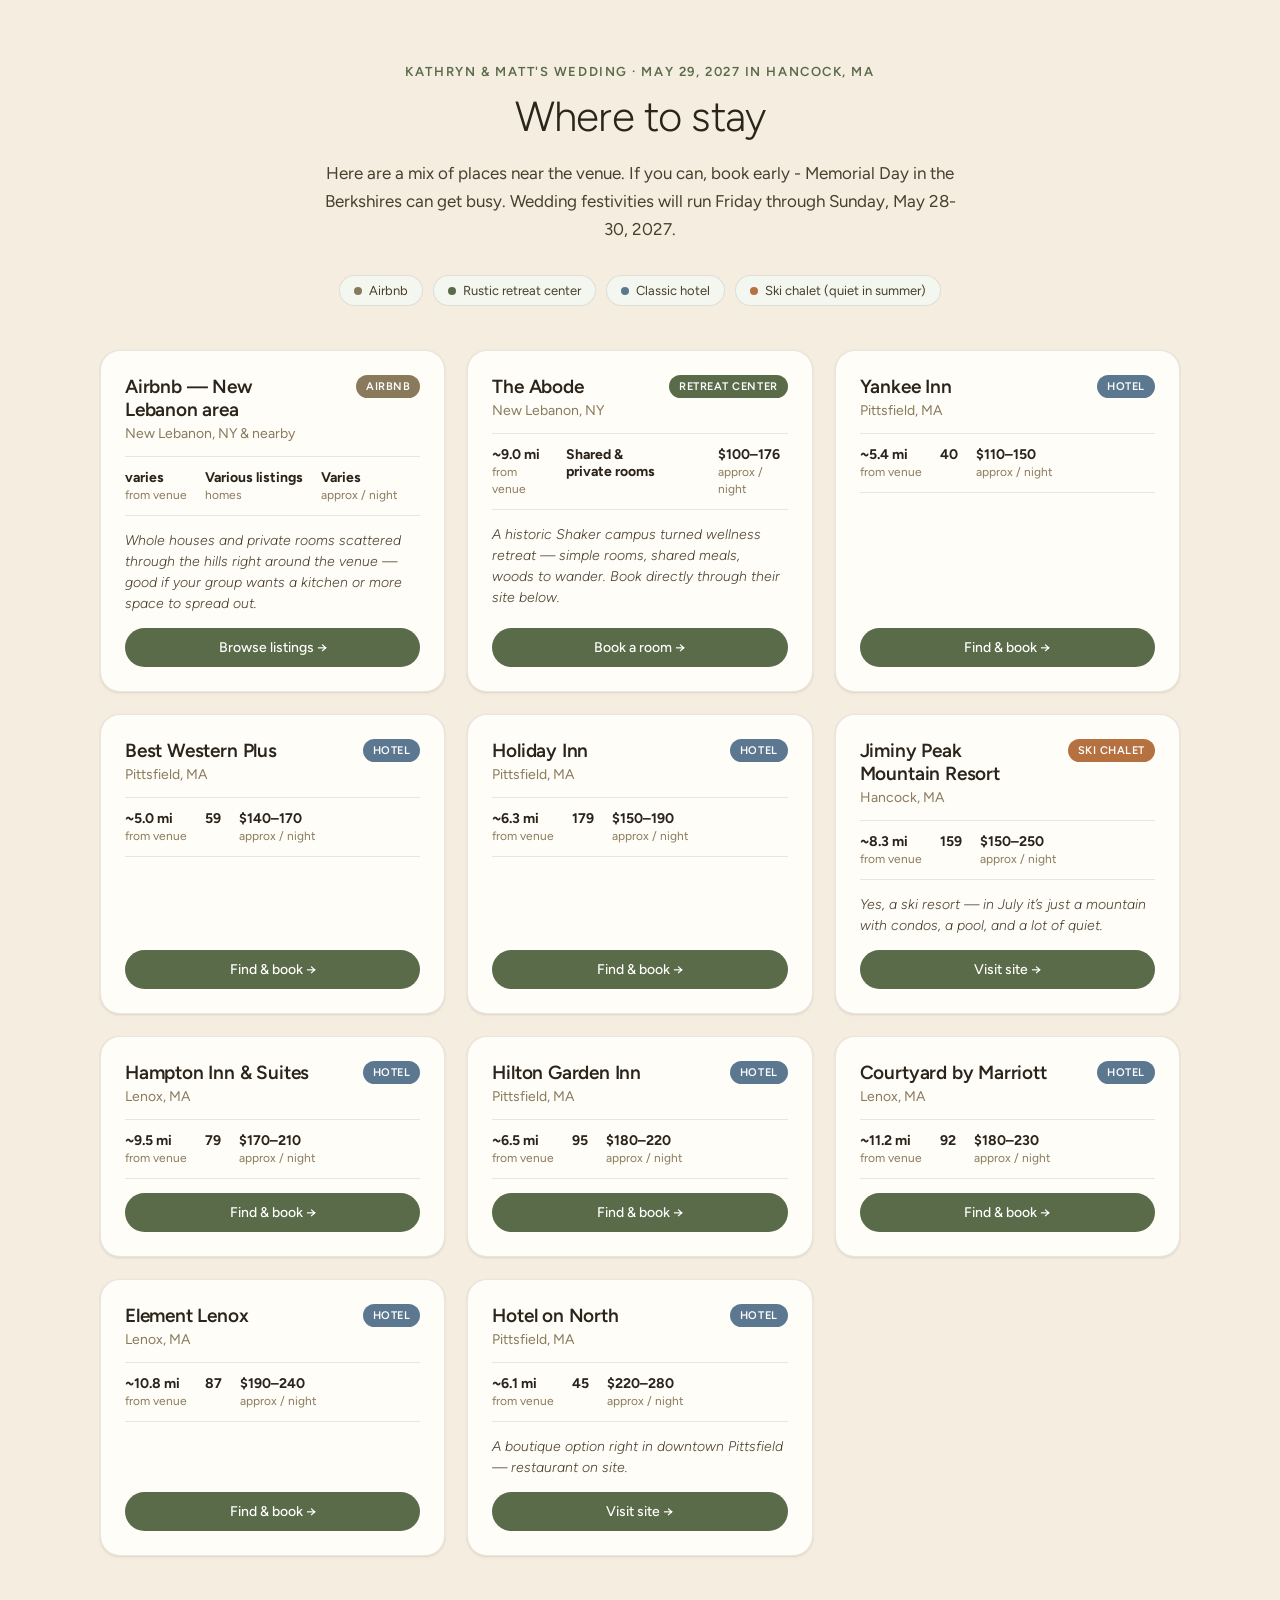
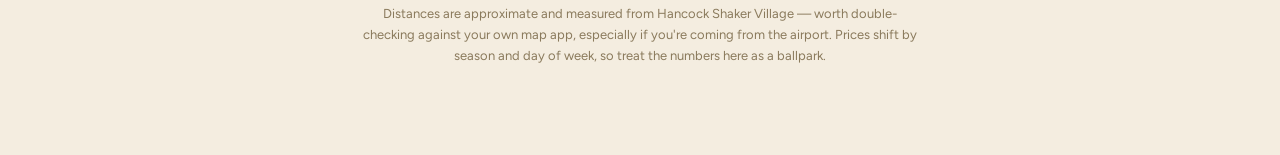
<file: where-to-stay.html>
<!DOCTYPE html>
<html lang="en">
<head>
<meta charset="utf-8">
<meta name="viewport" content="width=device-width, initial-scale=1">
<title>Where to stay — Kathryn &amp; Matt's Wedding</title>
<link rel="preconnect" href="https://fonts.googleapis.com">
<link href="https://fonts.googleapis.com/css2?family=Figtree:ital,wght@0,300;0,400;0,500;0,600;0,700;1,300&display=swap" rel="stylesheet">
<style>
  :root {
    --sage-50:#f4f6f0; --sage-600:#5a6b49; --sage-700:#465538;
    --bark-100:#f4ede0; --bark-500:#8a7a5c; --bark-700:#4a3f2c; --bark-800:#2a241a;
    --sky-500:#5c7891; --sky-600:#3a526a;
    --ember-500:#b5713f;
    --line-soft: rgba(74,62,44,0.12);
    --shadow-leaf: 0 1px 3px rgba(74,62,44,0.08), 0 1px 2px rgba(74,62,44,0.06);
    --font-sans: 'Figtree', sans-serif;
  }
  * { box-sizing: border-box; }
  body { margin: 0; }
  a { color: var(--sky-600); text-decoration: none; }
  a:hover { color: var(--sky-500); text-decoration: underline; }
  ::selection { background: var(--sage-100, #e6ebdc); }
  .btn:hover { background: var(--sage-700) !important; }
</style>
</head>
<body>

<div style="font-family: var(--font-sans); background: var(--bark-100); color: var(--bark-800); padding: 64px 24px 88px; text-wrap: pretty;">
  <div style="max-width: 1080px; margin: 0 auto;">

    <div style="text-align: center; max-width: 640px; margin: 0 auto 12px;">
      <p style="font-size: 13px; letter-spacing: 0.12em; text-transform: uppercase; color: var(--sage-600); font-weight: 600; margin: 0 0 14px;">KATHRYN &amp; MATT'S WEDDING &middot; May 29, 2027 in HANCOCK, MA</p>
      <h1 style="font-size: 42px; font-weight: 300; letter-spacing: -0.02em; margin: 0 0 18px; line-height: 1.15;">Where to stay</h1>
      <p style="font-size: 17px; line-height: 1.65; color: var(--bark-700); margin: 0;">Here are a mix of places near the venue.  If you can, book early - Memorial Day in the Berkshires can get busy.  Wedding festivities will run Friday through Sunday, May 28-30, 2027.</p>
    </div>

    <div style="display: flex; justify-content: center; gap: 10px; flex-wrap: wrap; margin: 32px 0 44px;">
      <div style="display:flex; align-items:center; gap:7px; background: var(--sage-50); border: 1px solid var(--line-soft); border-radius: 999px; padding: 7px 14px; font-size: 13px; color: var(--bark-700);"><span style="width:8px; height:8px; border-radius:50%; background: var(--bark-500); display:inline-block;"></span>Airbnb</div>
      <div style="display:flex; align-items:center; gap:7px; background: var(--sage-50); border: 1px solid var(--line-soft); border-radius: 999px; padding: 7px 14px; font-size: 13px; color: var(--bark-700);"><span style="width:8px; height:8px; border-radius:50%; background: var(--sage-600); display:inline-block;"></span>Rustic retreat center</div>
      <div style="display:flex; align-items:center; gap:7px; background: var(--sage-50); border: 1px solid var(--line-soft); border-radius: 999px; padding: 7px 14px; font-size: 13px; color: var(--bark-700);"><span style="width:8px; height:8px; border-radius:50%; background: var(--sky-500); display:inline-block;"></span>Classic hotel</div>
      <div style="display:flex; align-items:center; gap:7px; background: var(--sage-50); border: 1px solid var(--line-soft); border-radius: 999px; padding: 7px 14px; font-size: 13px; color: var(--bark-700);"><span style="width:8px; height:8px; border-radius:50%; background: var(--ember-500); display:inline-block;"></span>Ski chalet (quiet in summer)</div>
    </div>

    <div style="display: grid; grid-template-columns: repeat(auto-fill, minmax(300px, 1fr)); gap: 22px;">

      <div style="background: #fffdf8; border: 1px solid var(--line-soft); border-radius: 20px; box-shadow: var(--shadow-leaf); padding: 24px; display: flex; flex-direction: column; gap: 14px;">
        <div style="display:flex; align-items:flex-start; justify-content:space-between; gap: 10px;">
          <div><h3 style="margin:0 0 4px; font-size: 19px; font-weight: 600; letter-spacing: -0.01em;">Airbnb — New Lebanon area</h3><p style="margin:0; font-size: 14px; color: var(--bark-500);">New Lebanon, NY &amp; nearby</p></div>
          <span style="flex-shrink:0; font-size: 11px; font-weight: 600; text-transform: uppercase; letter-spacing: 0.05em; padding: 5px 10px; border-radius: 999px; color: #fff; background: var(--bark-500);">Airbnb</span>
        </div>
        <div style="display:flex; gap:18px; font-size: 14px; color: var(--bark-700); border-top: 1px solid var(--line-soft); border-bottom: 1px solid var(--line-soft); padding: 12px 0;">
          <div><strong style="color: var(--bark-800);">varies</strong><br><span style="color: var(--bark-500); font-size: 12px;">from venue</span></div>
          <div><strong style="color: var(--bark-800);">Various listings</strong><br><span style="color: var(--bark-500); font-size: 12px;">homes</span></div>
          <div><strong style="color: var(--bark-800);">Varies</strong><br><span style="color: var(--bark-500); font-size: 12px;">approx / night</span></div>
        </div>
        <p style="margin: 0; font-size: 14px; font-style: italic; font-weight: 300; color: var(--bark-700); line-height: 1.5;">Whole houses and private rooms scattered through the hills right around the venue &mdash; good if your group wants a kitchen or more space to spread out.</p>
        <a class="btn" href="https://www.airbnb.com/s/New-Lebanon--NY/homes?place_id=ChIJKQRcMOdW54kRCbLTWHZixEE&query=New%20Lebanon%2C%20NY&search_type=user_map_move&refinement_paths%5B%5D=%2Fhomes&checkin=2027-05-28&checkout=2027-05-31&date_picker_type=calendar&flexible_trip_lengths%5B%5D=one_week&monthly_start_date=2026-08-01&monthly_length=3&monthly_end_date=2026-11-01&search_mode=regular_search&price_filter_input_type=2&price_filter_num_nights=3&channel=EXPLORE&source=structured_search_input_header&ne_lat=42.49423681332549&ne_lng=-73.32872604659264&sw_lat=42.39255403493574&sw_lng=-73.48081915151676&zoom=12.717611602699819&zoom_level=12.717611602699819&search_by_map=true" target="_blank" rel="noopener" style="margin-top: auto; text-align:center; background: var(--sage-600); color: #fff; font-weight: 500; font-size: 14px; padding: 11px 18px; border-radius: 999px; text-decoration: none;">Browse listings &rarr;</a>
      </div>

      <div style="background: #fffdf8; border: 1px solid var(--line-soft); border-radius: 20px; box-shadow: var(--shadow-leaf); padding: 24px; display: flex; flex-direction: column; gap: 14px;">
        <div style="display:flex; align-items:flex-start; justify-content:space-between; gap: 10px;">
          <div><h3 style="margin:0 0 4px; font-size: 19px; font-weight: 600; letter-spacing: -0.01em;">The Abode</h3><p style="margin:0; font-size: 14px; color: var(--bark-500);">New Lebanon, NY</p></div>
          <span style="flex-shrink:0; font-size: 11px; font-weight: 600; text-transform: uppercase; letter-spacing: 0.05em; padding: 5px 10px; border-radius: 999px; color: #fff; background: var(--sage-600);">Retreat center</span>
        </div>
        <div style="display:flex; gap:18px; font-size: 14px; color: var(--bark-700); border-top: 1px solid var(--line-soft); border-bottom: 1px solid var(--line-soft); padding: 12px 0;">
          <div><strong style="color: var(--bark-800);">~9.0 mi</strong><br><span style="color: var(--bark-500); font-size: 12px;">from venue</span></div>
          <div><strong style="color: var(--bark-800);">Shared &amp; private rooms</strong><br><span style="color: var(--bark-500); font-size: 12px;"></span></div>
          <div><strong style="color: var(--bark-800);">$100–176</strong><br><span style="color: var(--bark-500); font-size: 12px;">approx / night</span></div>
        </div>
        <p style="margin: 0; font-size: 14px; font-style: italic; font-weight: 300; color: var(--bark-700); line-height: 1.5;">A historic Shaker campus turned wellness retreat &mdash; simple rooms, shared meals, woods to wander. Book directly through their site below.</p>
        <a class="btn" href="https://theabode.secure.retreat.guru/program/book-a-room/" target="_blank" rel="noopener" style="margin-top: auto; text-align:center; background: var(--sage-600); color: #fff; font-weight: 500; font-size: 14px; padding: 11px 18px; border-radius: 999px; text-decoration: none;">Book a room &rarr;</a>
      </div>

      <div style="background: #fffdf8; border: 1px solid var(--line-soft); border-radius: 20px; box-shadow: var(--shadow-leaf); padding: 24px; display: flex; flex-direction: column; gap: 14px;">
        <div style="display:flex; align-items:flex-start; justify-content:space-between; gap: 10px;">
          <div><h3 style="margin:0 0 4px; font-size: 19px; font-weight: 600; letter-spacing: -0.01em;">Yankee Inn</h3><p style="margin:0; font-size: 14px; color: var(--bark-500);">Pittsfield, MA</p></div>
          <span style="flex-shrink:0; font-size: 11px; font-weight: 600; text-transform: uppercase; letter-spacing: 0.05em; padding: 5px 10px; border-radius: 999px; color: #fff; background: var(--sky-500);">Hotel</span>
        </div>
        <div style="display:flex; gap:18px; font-size: 14px; color: var(--bark-700); border-top: 1px solid var(--line-soft); border-bottom: 1px solid var(--line-soft); padding: 12px 0;">
          <div><strong style="color: var(--bark-800);">~5.4 mi</strong><br><span style="color: var(--bark-500); font-size: 12px;">from venue</span></div>
          <div><strong style="color: var(--bark-800);">40</strong><br><span style="color: var(--bark-500); font-size: 12px;"></span></div>
          <div><strong style="color: var(--bark-800);">$110–150</strong><br><span style="color: var(--bark-500); font-size: 12px;">approx / night</span></div>
        </div>
        <a class="btn" href="https://www.google.com/search?q=Yankee+Inn+Pittsfield+MA+booking" target="_blank" rel="noopener" style="margin-top: auto; text-align:center; background: var(--sage-600); color: #fff; font-weight: 500; font-size: 14px; padding: 11px 18px; border-radius: 999px; text-decoration: none;">Find &amp; book &rarr;</a>
      </div>

      <div style="background: #fffdf8; border: 1px solid var(--line-soft); border-radius: 20px; box-shadow: var(--shadow-leaf); padding: 24px; display: flex; flex-direction: column; gap: 14px;">
        <div style="display:flex; align-items:flex-start; justify-content:space-between; gap: 10px;">
          <div><h3 style="margin:0 0 4px; font-size: 19px; font-weight: 600; letter-spacing: -0.01em;">Best Western Plus</h3><p style="margin:0; font-size: 14px; color: var(--bark-500);">Pittsfield, MA</p></div>
          <span style="flex-shrink:0; font-size: 11px; font-weight: 600; text-transform: uppercase; letter-spacing: 0.05em; padding: 5px 10px; border-radius: 999px; color: #fff; background: var(--sky-500);">Hotel</span>
        </div>
        <div style="display:flex; gap:18px; font-size: 14px; color: var(--bark-700); border-top: 1px solid var(--line-soft); border-bottom: 1px solid var(--line-soft); padding: 12px 0;">
          <div><strong style="color: var(--bark-800);">~5.0 mi</strong><br><span style="color: var(--bark-500); font-size: 12px;">from venue</span></div>
          <div><strong style="color: var(--bark-800);">59</strong><br><span style="color: var(--bark-500); font-size: 12px;"></span></div>
          <div><strong style="color: var(--bark-800);">$140–170</strong><br><span style="color: var(--bark-500); font-size: 12px;">approx / night</span></div>
        </div>
        <a class="btn" href="https://www.google.com/search?q=Best+Western+Plus+Pittsfield+MA+booking" target="_blank" rel="noopener" style="margin-top: auto; text-align:center; background: var(--sage-600); color: #fff; font-weight: 500; font-size: 14px; padding: 11px 18px; border-radius: 999px; text-decoration: none;">Find &amp; book &rarr;</a>
      </div>

      <div style="background: #fffdf8; border: 1px solid var(--line-soft); border-radius: 20px; box-shadow: var(--shadow-leaf); padding: 24px; display: flex; flex-direction: column; gap: 14px;">
        <div style="display:flex; align-items:flex-start; justify-content:space-between; gap: 10px;">
          <div><h3 style="margin:0 0 4px; font-size: 19px; font-weight: 600; letter-spacing: -0.01em;">Holiday Inn</h3><p style="margin:0; font-size: 14px; color: var(--bark-500);">Pittsfield, MA</p></div>
          <span style="flex-shrink:0; font-size: 11px; font-weight: 600; text-transform: uppercase; letter-spacing: 0.05em; padding: 5px 10px; border-radius: 999px; color: #fff; background: var(--sky-500);">Hotel</span>
        </div>
        <div style="display:flex; gap:18px; font-size: 14px; color: var(--bark-700); border-top: 1px solid var(--line-soft); border-bottom: 1px solid var(--line-soft); padding: 12px 0;">
          <div><strong style="color: var(--bark-800);">~6.3 mi</strong><br><span style="color: var(--bark-500); font-size: 12px;">from venue</span></div>
          <div><strong style="color: var(--bark-800);">179</strong><br><span style="color: var(--bark-500); font-size: 12px;"></span></div>
          <div><strong style="color: var(--bark-800);">$150–190</strong><br><span style="color: var(--bark-500); font-size: 12px;">approx / night</span></div>
        </div>
        <a class="btn" href="https://www.google.com/search?q=Holiday+Inn+Pittsfield+MA+booking" target="_blank" rel="noopener" style="margin-top: auto; text-align:center; background: var(--sage-600); color: #fff; font-weight: 500; font-size: 14px; padding: 11px 18px; border-radius: 999px; text-decoration: none;">Find &amp; book &rarr;</a>
      </div>

      <div style="background: #fffdf8; border: 1px solid var(--line-soft); border-radius: 20px; box-shadow: var(--shadow-leaf); padding: 24px; display: flex; flex-direction: column; gap: 14px;">
        <div style="display:flex; align-items:flex-start; justify-content:space-between; gap: 10px;">
          <div><h3 style="margin:0 0 4px; font-size: 19px; font-weight: 600; letter-spacing: -0.01em;">Jiminy Peak Mountain Resort</h3><p style="margin:0; font-size: 14px; color: var(--bark-500);">Hancock, MA</p></div>
          <span style="flex-shrink:0; font-size: 11px; font-weight: 600; text-transform: uppercase; letter-spacing: 0.05em; padding: 5px 10px; border-radius: 999px; color: #fff; background: var(--ember-500);">Ski chalet</span>
        </div>
        <div style="display:flex; gap:18px; font-size: 14px; color: var(--bark-700); border-top: 1px solid var(--line-soft); border-bottom: 1px solid var(--line-soft); padding: 12px 0;">
          <div><strong style="color: var(--bark-800);">~8.3 mi</strong><br><span style="color: var(--bark-500); font-size: 12px;">from venue</span></div>
          <div><strong style="color: var(--bark-800);">159</strong><br><span style="color: var(--bark-500); font-size: 12px;"></span></div>
          <div><strong style="color: var(--bark-800);">$150–250</strong><br><span style="color: var(--bark-500); font-size: 12px;">approx / night</span></div>
        </div>
        <p style="margin: 0; font-size: 14px; font-style: italic; font-weight: 300; color: var(--bark-700); line-height: 1.5;">Yes, a ski resort &mdash; in July it&rsquo;s just a mountain with condos, a pool, and a lot of quiet.</p>
        <a class="btn" href="https://www.jiminypeak.com" target="_blank" rel="noopener" style="margin-top: auto; text-align:center; background: var(--sage-600); color: #fff; font-weight: 500; font-size: 14px; padding: 11px 18px; border-radius: 999px; text-decoration: none;">Visit site &rarr;</a>
      </div>

      <div style="background: #fffdf8; border: 1px solid var(--line-soft); border-radius: 20px; box-shadow: var(--shadow-leaf); padding: 24px; display: flex; flex-direction: column; gap: 14px;">
        <div style="display:flex; align-items:flex-start; justify-content:space-between; gap: 10px;">
          <div><h3 style="margin:0 0 4px; font-size: 19px; font-weight: 600; letter-spacing: -0.01em;">Hampton Inn &amp; Suites</h3><p style="margin:0; font-size: 14px; color: var(--bark-500);">Lenox, MA</p></div>
          <span style="flex-shrink:0; font-size: 11px; font-weight: 600; text-transform: uppercase; letter-spacing: 0.05em; padding: 5px 10px; border-radius: 999px; color: #fff; background: var(--sky-500);">Hotel</span>
        </div>
        <div style="display:flex; gap:18px; font-size: 14px; color: var(--bark-700); border-top: 1px solid var(--line-soft); border-bottom: 1px solid var(--line-soft); padding: 12px 0;">
          <div><strong style="color: var(--bark-800);">~9.5 mi</strong><br><span style="color: var(--bark-500); font-size: 12px;">from venue</span></div>
          <div><strong style="color: var(--bark-800);">79</strong><br><span style="color: var(--bark-500); font-size: 12px;"></span></div>
          <div><strong style="color: var(--bark-800);">$170–210</strong><br><span style="color: var(--bark-500); font-size: 12px;">approx / night</span></div>
        </div>
        <a class="btn" href="https://www.google.com/search?q=Hampton+Inn+%26+Suites+Lenox+MA+booking" target="_blank" rel="noopener" style="margin-top: auto; text-align:center; background: var(--sage-600); color: #fff; font-weight: 500; font-size: 14px; padding: 11px 18px; border-radius: 999px; text-decoration: none;">Find &amp; book &rarr;</a>
      </div>

      <div style="background: #fffdf8; border: 1px solid var(--line-soft); border-radius: 20px; box-shadow: var(--shadow-leaf); padding: 24px; display: flex; flex-direction: column; gap: 14px;">
        <div style="display:flex; align-items:flex-start; justify-content:space-between; gap: 10px;">
          <div><h3 style="margin:0 0 4px; font-size: 19px; font-weight: 600; letter-spacing: -0.01em;">Hilton Garden Inn</h3><p style="margin:0; font-size: 14px; color: var(--bark-500);">Pittsfield, MA</p></div>
          <span style="flex-shrink:0; font-size: 11px; font-weight: 600; text-transform: uppercase; letter-spacing: 0.05em; padding: 5px 10px; border-radius: 999px; color: #fff; background: var(--sky-500);">Hotel</span>
        </div>
        <div style="display:flex; gap:18px; font-size: 14px; color: var(--bark-700); border-top: 1px solid var(--line-soft); border-bottom: 1px solid var(--line-soft); padding: 12px 0;">
          <div><strong style="color: var(--bark-800);">~6.5 mi</strong><br><span style="color: var(--bark-500); font-size: 12px;">from venue</span></div>
          <div><strong style="color: var(--bark-800);">95</strong><br><span style="color: var(--bark-500); font-size: 12px;"></span></div>
          <div><strong style="color: var(--bark-800);">$180–220</strong><br><span style="color: var(--bark-500); font-size: 12px;">approx / night</span></div>
        </div>
        <a class="btn" href="https://www.google.com/search?q=Hilton+Garden+Inn+Pittsfield+MA+booking" target="_blank" rel="noopener" style="margin-top: auto; text-align:center; background: var(--sage-600); color: #fff; font-weight: 500; font-size: 14px; padding: 11px 18px; border-radius: 999px; text-decoration: none;">Find &amp; book &rarr;</a>
      </div>

      <div style="background: #fffdf8; border: 1px solid var(--line-soft); border-radius: 20px; box-shadow: var(--shadow-leaf); padding: 24px; display: flex; flex-direction: column; gap: 14px;">
        <div style="display:flex; align-items:flex-start; justify-content:space-between; gap: 10px;">
          <div><h3 style="margin:0 0 4px; font-size: 19px; font-weight: 600; letter-spacing: -0.01em;">Courtyard by Marriott</h3><p style="margin:0; font-size: 14px; color: var(--bark-500);">Lenox, MA</p></div>
          <span style="flex-shrink:0; font-size: 11px; font-weight: 600; text-transform: uppercase; letter-spacing: 0.05em; padding: 5px 10px; border-radius: 999px; color: #fff; background: var(--sky-500);">Hotel</span>
        </div>
        <div style="display:flex; gap:18px; font-size: 14px; color: var(--bark-700); border-top: 1px solid var(--line-soft); border-bottom: 1px solid var(--line-soft); padding: 12px 0;">
          <div><strong style="color: var(--bark-800);">~11.2 mi</strong><br><span style="color: var(--bark-500); font-size: 12px;">from venue</span></div>
          <div><strong style="color: var(--bark-800);">92</strong><br><span style="color: var(--bark-500); font-size: 12px;"></span></div>
          <div><strong style="color: var(--bark-800);">$180–230</strong><br><span style="color: var(--bark-500); font-size: 12px;">approx / night</span></div>
        </div>
        <a class="btn" href="https://www.google.com/search?q=Courtyard+by+Marriott+Lenox+MA+booking" target="_blank" rel="noopener" style="margin-top: auto; text-align:center; background: var(--sage-600); color: #fff; font-weight: 500; font-size: 14px; padding: 11px 18px; border-radius: 999px; text-decoration: none;">Find &amp; book &rarr;</a>
      </div>

      <div style="background: #fffdf8; border: 1px solid var(--line-soft); border-radius: 20px; box-shadow: var(--shadow-leaf); padding: 24px; display: flex; flex-direction: column; gap: 14px;">
        <div style="display:flex; align-items:flex-start; justify-content:space-between; gap: 10px;">
          <div><h3 style="margin:0 0 4px; font-size: 19px; font-weight: 600; letter-spacing: -0.01em;">Element Lenox</h3><p style="margin:0; font-size: 14px; color: var(--bark-500);">Lenox, MA</p></div>
          <span style="flex-shrink:0; font-size: 11px; font-weight: 600; text-transform: uppercase; letter-spacing: 0.05em; padding: 5px 10px; border-radius: 999px; color: #fff; background: var(--sky-500);">Hotel</span>
        </div>
        <div style="display:flex; gap:18px; font-size: 14px; color: var(--bark-700); border-top: 1px solid var(--line-soft); border-bottom: 1px solid var(--line-soft); padding: 12px 0;">
          <div><strong style="color: var(--bark-800);">~10.8 mi</strong><br><span style="color: var(--bark-500); font-size: 12px;">from venue</span></div>
          <div><strong style="color: var(--bark-800);">87</strong><br><span style="color: var(--bark-500); font-size: 12px;"></span></div>
          <div><strong style="color: var(--bark-800);">$190–240</strong><br><span style="color: var(--bark-500); font-size: 12px;">approx / night</span></div>
        </div>
        <a class="btn" href="https://www.google.com/search?q=Element+Lenox+MA+booking" target="_blank" rel="noopener" style="margin-top: auto; text-align:center; background: var(--sage-600); color: #fff; font-weight: 500; font-size: 14px; padding: 11px 18px; border-radius: 999px; text-decoration: none;">Find &amp; book &rarr;</a>
      </div>

      <div style="background: #fffdf8; border: 1px solid var(--line-soft); border-radius: 20px; box-shadow: var(--shadow-leaf); padding: 24px; display: flex; flex-direction: column; gap: 14px;">
        <div style="display:flex; align-items:flex-start; justify-content:space-between; gap: 10px;">
          <div><h3 style="margin:0 0 4px; font-size: 19px; font-weight: 600; letter-spacing: -0.01em;">Hotel on North</h3><p style="margin:0; font-size: 14px; color: var(--bark-500);">Pittsfield, MA</p></div>
          <span style="flex-shrink:0; font-size: 11px; font-weight: 600; text-transform: uppercase; letter-spacing: 0.05em; padding: 5px 10px; border-radius: 999px; color: #fff; background: var(--sky-500);">Hotel</span>
        </div>
        <div style="display:flex; gap:18px; font-size: 14px; color: var(--bark-700); border-top: 1px solid var(--line-soft); border-bottom: 1px solid var(--line-soft); padding: 12px 0;">
          <div><strong style="color: var(--bark-800);">~6.1 mi</strong><br><span style="color: var(--bark-500); font-size: 12px;">from venue</span></div>
          <div><strong style="color: var(--bark-800);">45</strong><br><span style="color: var(--bark-500); font-size: 12px;"></span></div>
          <div><strong style="color: var(--bark-800);">$220–280</strong><br><span style="color: var(--bark-500); font-size: 12px;">approx / night</span></div>
        </div>
        <p style="margin: 0; font-size: 14px; font-style: italic; font-weight: 300; color: var(--bark-700); line-height: 1.5;">A boutique option right in downtown Pittsfield &mdash; restaurant on site.</p>
        <a class="btn" href="https://hotelonnorth.com" target="_blank" rel="noopener" style="margin-top: auto; text-align:center; background: var(--sage-600); color: #fff; font-weight: 500; font-size: 14px; padding: 11px 18px; border-radius: 999px; text-decoration: none;">Visit site &rarr;</a>
      </div>

    </div>

    <p style="text-align:center; font-size: 13px; color: var(--bark-500); margin: 48px auto 0; max-width: 560px; line-height: 1.6;">
      Distances are approximate and measured from Hancock Shaker Village &mdash; worth double-checking against your own map app, especially if you're coming from the airport. Prices shift by season and day of week, so treat the numbers here as a ballpark.
    </p>

  </div>
</div>

</body>
</html>
</file>
